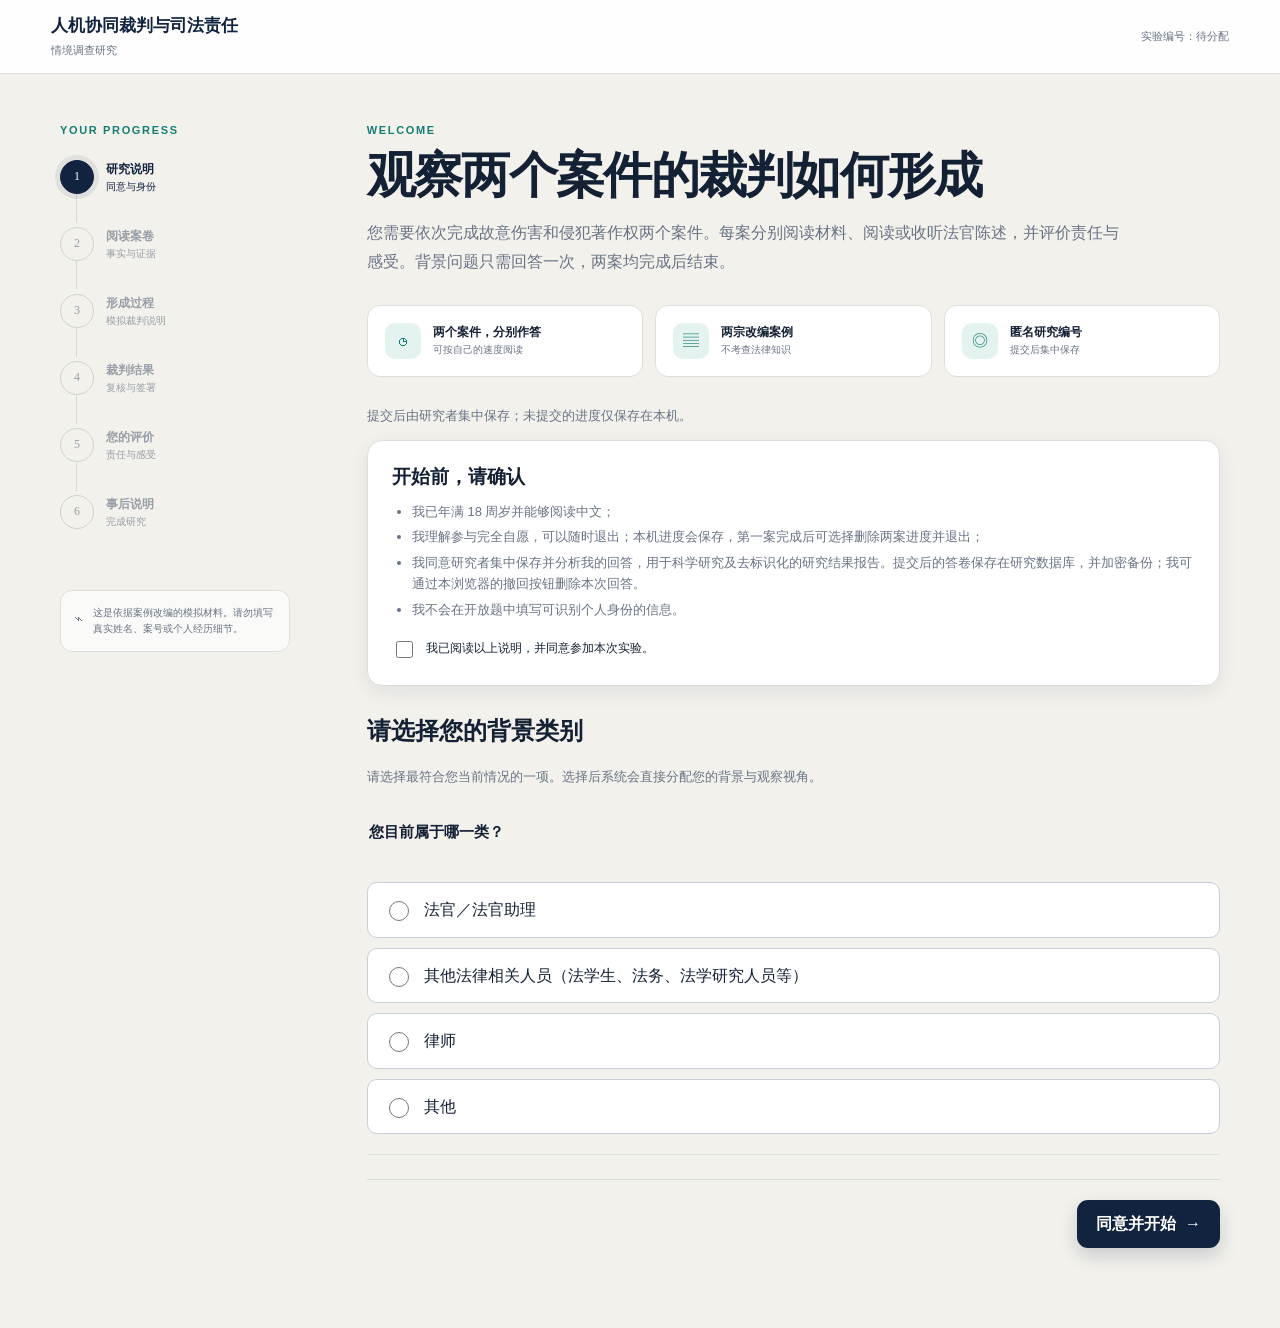
<file: index.html>
<!doctype html>
<html lang="zh-CN">
  <head>
    <meta charset="UTF-8" />
    <meta name="viewport" content="width=device-width, initial-scale=1.0" />
    <meta
      name="description"
      content="人机协同裁判与司法责任：情境调查研究"
    />
    <meta name="robots" content="noindex, nofollow, noarchive" />
    <meta http-equiv="Content-Security-Policy" content="default-src 'self'; script-src 'self'; style-src 'self'; img-src 'self' data:; connect-src 'self' https://zhy031126.pythonanywhere.com; media-src 'self'; object-src 'none'; base-uri 'self'; form-action 'self'" />
    <meta name="theme-color" content="#12233f" />
    <title>人机协同裁判与司法责任 · 情境调查</title>
    <link rel="stylesheet" href="./styles.css" />
  </head>
  <body>
    <div id="app-shell">
      <section id="researcher-view" class="view researcher-view hidden" aria-labelledby="researcher-title">
        <aside class="researcher-sidebar">
          <a class="study-topic study-topic-light" href="./?view=researcher" aria-label="人机协同裁判与司法责任研究首页"><strong>人机协同裁判<br>与司法责任</strong><small>研究设计与预览</small></a>
          <nav class="sidebar-nav" aria-label="研究者页面导航">
            <button class="nav-link active" data-scroll="research-overview"><span>01</span>研究问题</button>
            <button class="nav-link" data-scroll="design-panel"><span>02</span>实验矩阵</button>
            <button class="nav-link" data-scroll="preview-panel"><span>03</span>条件预览</button>
            <button class="nav-link" data-scroll="data-panel"><span>04</span>原型数据</button>
          </nav>
          <div class="sidebar-note">
            <span class="live-dot"></span>
            <div><strong>交互原型</strong><small>数据仅保存在当前浏览器</small></div>
          </div>
        </aside>

        <main class="researcher-main">
          <header class="page-header">
            <div>
              <p class="eyebrow">AI × 法律判断 · STUDY PROTOTYPE</p>
              <h1 id="researcher-title">人机协同裁判司法责任研究</h1>
              <p class="header-copy">通过统一的裁判说明，比较不同参与方式下的责任判断与主观感受。</p>
            </div>
            <a id="participant-entry" class="button button-primary" href="./?view=participant">打开正式问卷 <span>↗</span></a>
          </header>

          <section id="research-overview" class="dashboard-section">
            <div class="section-heading">
              <div><p class="eyebrow">RESEARCH QUESTIONS</p><h2>三条问题，分别记录背景与实验条件</h2></div>
              <span class="status-pill">修订版 RQ</span>
            </div>
            <div class="rq-grid">
              <article class="rq-card rq-card-large">
                <span class="rq-index">RQ1</span>
                <div><strong>背景与观察视角</strong><p>法官及法官助理、律师、模拟当事人与无关群众在评价 AI 参与的法律活动时，其责任分配和主观感受有何差异？法官、律师与大众为背景群体；大众随机分配到当事人或无关群众视角。</p></div>
              </article>
              <article class="rq-card">
                <span class="rq-index">RQ2</span>
                <div><strong>AI 参与方式</strong><p>AI 以程序性、实质性或决定性方式参与法律活动，如何影响责任分配和主观感受？</p></div>
              </article>
              <article class="rq-card">
                <span class="rq-index">RQ3</span>
                <div><strong>任务差异</strong><p>法定犯和自然犯的任务差异是否会影响人们对于 AI 责任划分的看法？</p></div>
              </article>
            </div>
          </section>

          <section id="design-panel" class="dashboard-section panel">
            <div class="panel-head">
              <div><p class="eyebrow">FACTORIAL DESIGN</p><h2>4 类作答视角 × 4 种参与方式 · 每人完成 2 案</h2></div>
              <span class="matrix-total">32 条视角／条件／顺序预览路径</span>
            </div>
            <div class="factor-grid">
              <article class="factor-card"><span class="factor-number">4</span><div><strong>背景与观察视角</strong><p>法官视角 · 律师视角 · 当事人视角 · 无关群众视角</p></div></article>
              <span class="factor-sign">×</span>
              <article class="factor-card"><span class="factor-number">4</span><div><strong>AI 条件</strong><p>无 AI 对照 · 程序性 · 实质性 · 决定性</p></div></article>
              <span class="factor-sign">×</span>
              <article class="factor-card"><span class="factor-number">2</span><div><strong>每人两个案件</strong><p>自然犯与法定犯均作答 · 顺序随机</p></div></article>
            </div>
            <div class="design-notes">
              <div class="design-note"><span>✓</span><p><strong>为什么保留无 AI 对照？</strong>保留全部由人工处理的基线，与三种AI辅助程度进行比较。</p></div>
              <div class="design-note"><span>✓</span><p><strong>为什么统一呈现方式？</strong>每案共用相同的案件分析与裁判结果；自述开头按条件说明 AI 如何参与，录音与文字一致。</p></div>
              <div class="design-note"><span>✓</span><p><strong>如何隔离 AI 参与方式？</strong>开头说明及对应语音按条件区分，并在正文三个环节标明分工；案件事实、录音正文、裁判结果与同角色视频保持一致。</p></div>
            </div>
          </section>

          <section id="preview-panel" class="dashboard-grid">
            <div class="panel preview-config-panel">
              <div class="panel-head compact"><div><p class="eyebrow">CONDITION PREVIEW</p><h2>生成一条预览路径</h2></div><span class="prototype-badge">研究者可见</span></div>
              <p class="helper-text">以下仅供核对研究材料，不会上传答卷，也不计入正式样本。招募参与者请分享网站主链接或上方的正式问卷入口。</p>
              <form id="preview-config" class="preview-config">
                <fieldset>
                  <legend>预览观察视角</legend>
                  <div class="segmented" data-field="role">
                    <button type="button" data-value="judge">法官</button>
                    <button type="button" data-value="lawyer">律师</button>
                    <button type="button" data-value="litigant">当事人</button>
                    <button type="button" data-value="public" class="selected">普通公众</button>
                  </div>
                </fieldset>
                <fieldset>
                  <legend>AI 参与方式</legend>
                  <div class="choice-list" data-field="condition">
                    <label><input type="radio" name="preview-condition" value="none" /><span><b>无 AI 对照</b><small>提示本案未使用 AI</small></span></label>
                    <label><input type="radio" name="preview-condition" value="procedural" checked /><span><b>程序性参与</b><small>管理材料、节点与流程，不分析结论</small></span></label>
                    <label><input type="radio" name="preview-condition" value="substantive" /><span><b>实质性参与</b><small>分析证据与规范，不推荐裁判结果</small></span></label>
                    <label><input type="radio" name="preview-condition" value="decisional" /><span><b>决定性参与</b><small>推荐结论并生成裁判主文草案</small></span></label>
                  </div>
                </fieldset>
                <fieldset>
                  <legend>先做哪个案件（之后自动进入另一案）</legend>
                  <div class="case-options">
                    <label><input type="radio" name="preview-case" value="natural" checked /><span><b>自然犯</b><small>故意伤害情境</small></span></label>
                    <label><input type="radio" name="preview-case" value="statutory" /><span><b>法定犯</b><small>侵犯著作权情境</small></span></label>
                  </div>
                </fieldset>
                <button id="launch-configured-preview" type="submit" class="button button-primary button-wide">按此条件打开预览 <span>↗</span></button>
              </form>
            </div>

            <aside class="panel flow-panel">
              <div class="panel-head compact"><div><p class="eyebrow">PARTICIPANT FLOW</p><h2>两个案件，分别作答</h2></div></div>
              <ol class="flow-list">
                <li><span>01</span><div><strong>同意与身份</strong><small>背景群体筛查</small></div></li>
                <li><span>02</span><div><strong>阅读案卷</strong><small>事实、证据、法律任务</small></div></li>
                <li><span>03</span><div><strong>裁判说明</strong><small>按顺序了解裁判形成过程</small></div></li>
                <li><span>04</span><div><strong>裁判结果</strong><small>查看人类复核与签署</small></div></li>
                <li><span>05</span><div><strong>责任与感受</strong><small>独立评分、100分分配、量表与开放回答</small></div></li>
                <li><span>06</span><div><strong>事后说明</strong><small>解释随机条件与研究用途</small></div></li>
              </ol>
              <div class="flow-callout"><span aria-hidden="true">▶</span><p>大众（非法官、非律师）随机进入当事人或无关群众视角；各视角内随机分配审阅条件和两案顺序，同一人完成两案，视角与 AI 条件保持一致。真实背景单独记录。</p></div>
            </aside>
          </section>

          <section id="data-panel" class="dashboard-section panel data-panel">
            <div class="panel-head"><div><p class="eyebrow">PROTOTYPE DATA</p><h2>当前浏览器中的测试记录</h2></div><div class="data-actions"><a id="central-admin" class="button button-secondary hidden" target="_blank" rel="noopener">集中数据管理</a><button id="export-csv" class="button button-secondary" type="button">导出 CSV</button><button id="clear-data" class="text-button danger" type="button">清空测试记录</button></div></div>
            <div class="metrics-row">
              <article><span>两案均完成的人数</span><strong id="metric-complete">0</strong></article>
              <article><span>平均程序公正</span><strong id="metric-fairness">—</strong></article>
              <article><span>法官平均分配分</span><strong id="metric-judge-allocation">—</strong></article>
              <article><span>最近提交</span><strong id="metric-latest">—</strong></article>
            </div>
            <p class="helper-text">每个案件单独一行，同一个实验编号关联两案。评分统计按已保存的案件回答计算，包含未完成两案的记录；两案完成人数单独统计。责任分配均值仅含新版分配题，旧版排序不换算为分数。</p>
            <div class="table-wrap">
              <table><thead><tr><th>会话</th><th>视角／版本</th><th>AI 条件</th><th>任务</th><th>程序公正</th><th>提交时间</th></tr></thead><tbody id="records-body"></tbody></table>
            </div>
          </section>

          <footer class="researcher-footer"><span>人机协同裁判与司法责任 · 情境调查</span><span>正式收集前需接入服务器、伦理同意与安全存储</span></footer>
        </main>
      </section>

      <section id="participant-view" class="view participant-view hidden" aria-labelledby="participant-title">
        <header class="participant-topbar">
          <a class="study-topic" href="./?view=participant" aria-label="人机协同裁判与司法责任研究首页"><strong>人机协同裁判与司法责任</strong><small>情境调查研究</small></a>
          <div class="topbar-right">
            <span id="session-code" class="session-code">实验编号：待分配</span>
            <a id="researcher-return" class="researcher-return hidden" href="./?view=researcher">返回设计台</a>
          </div>
        </header>

        <div id="preview-banner" class="preview-banner hidden" role="note">
          <strong>研究者预览模式 · 不收集数据</strong><span id="preview-condition-label"></span><span>本页不会上传答卷，不计入正式样本。</span><a href="./?view=participant">进入正式问卷</a>
        </div>

        <div class="participant-frame">
          <aside class="study-progress" aria-label="研究进度">
            <p class="eyebrow">YOUR PROGRESS</p>
            <ol>
              <li class="active" data-step="intro"><span>1</span><div><strong>研究说明</strong><small>同意与身份</small></div></li>
              <li data-step="dossier"><span>2</span><div><strong>阅读案卷</strong><small>事实与证据</small></div></li>
              <li data-step="replay"><span>3</span><div><strong>形成过程</strong><small>模拟裁判说明</small></div></li>
              <li data-step="decision"><span>4</span><div><strong>裁判结果</strong><small>复核与签署</small></div></li>
              <li data-step="survey"><span>5</span><div><strong>您的评价</strong><small>责任与感受</small></div></li>
              <li data-step="debrief"><span>6</span><div><strong>事后说明</strong><small>完成研究</small></div></li>
            </ol>
            <div class="progress-privacy"><span>⌁</span><p>这是依据案例改编的模拟材料。请勿填写真实姓名、案号或个人经历细节。</p></div>
          </aside>

          <main class="study-main">
            <div id="case-progress" class="case-progress hidden" role="status"><strong id="case-progress-label"></strong><span id="case-progress-detail"></span></div>
            <section id="screen-intro" class="study-screen active">
              <p class="eyebrow">WELCOME</p>
              <h1 id="participant-title">观察两个案件的裁判如何形成</h1>
              <p class="lead">您需要依次完成故意伤害和侵犯著作权两个案件。每案分别阅读材料、阅读或收听法官陈述，并评价责任与感受。背景问题只需回答一次，两案均完成后结束。</p>
              <div class="study-facts">
                <article><span>◷</span><div><strong>两个案件，分别作答</strong><small>可按自己的速度阅读</small></div></article>
                <article><span>▤</span><div><strong>两宗改编案例</strong><small>不考查法律知识</small></div></article>
                <article><span>◎</span><div><strong>匿名研究编号</strong><small id="storage-fact">当前回答保存在本机</small></div></article>
              </div>
              <p id="collection-note" class="helper-text hidden" role="status"></p>
              <div class="consent-card">
                <h2>开始前，请确认</h2>
                <ul><li>我已年满 18 周岁并能够阅读中文；</li><li>我理解参与完全自愿，可以随时退出；本机进度会保存，第一案完成后可选择删除两案进度并退出；</li><li id="storage-consent">我同意研究者保留并分析我的回答，用于科学研究及去标识化的研究结果报告；当前原型仅在此浏览器保存回答，尚未自动上传至研究者；</li><li>我不会在开放题中填写可识别个人身份的信息。</li></ul>
                <label class="check-row"><input id="consent-checkbox" type="checkbox" /><span>我已阅读以上说明，并同意参加本次实验。</span></label>
              </div>
              <section class="screening-section" aria-labelledby="screening-title">
                <h2 id="screening-title">请选择您的背景类别</h2>
                <p>请选择最符合您当前情况的一项。选择后系统会直接分配您的背景与观察视角。</p>
                <fieldset class="screening-question"><legend>您目前属于哪一类？</legend><div class="occupation-options screening-choice-options">
                  <label><input type="radio" name="backgroundChoice" value="judge">法官／法官助理</label>
                  <label><input type="radio" name="backgroundChoice" value="legal_other">其他法律相关人员（法学生、法务、法学研究人员等）</label>
                  <label><input type="radio" name="backgroundChoice" value="lawyer">律师</label>
                  <label><input type="radio" name="backgroundChoice" value="other">其他</label>
                </div></fieldset>
                <p id="screening-note" class="helper-text" role="status"></p>
              </section>
              <div class="screen-actions"><span id="intro-error" class="form-error" role="alert"></span><button id="start-study" class="button button-primary" type="button">同意并开始 <span>→</span></button></div>
            </section>

            <section id="screen-dossier" class="study-screen">
              <div class="screen-kicker"><span class="stage-badge">第 1 部分</span><span id="case-category-badge" class="category-badge"></span></div>
              <h1>请先阅读案件材料</h1>
              <p class="lead">材料分为三个部分。请阅读每部分并滚动至末尾，勾选“已完整阅读”后会自动进入下一部分。完成第三部分后进入裁判形成记录。</p>
              <p id="role-perspective" class="role-perspective"></p><div class="dossier-shell">
                <div class="dossier-tabs" role="tablist" aria-label="案卷栏目">
                  <button role="tab" aria-selected="true" id="tab-overview" aria-controls="dossier-content" data-tab="overview">案件总览</button>
                  <button role="tab" aria-selected="false" id="tab-evidence" aria-controls="dossier-content" data-tab="evidence">主要证据</button>
                  <button role="tab" aria-selected="false" id="tab-task" aria-controls="dossier-content" data-tab="task">裁判任务</button>
                </div>
                <div id="dossier-content" class="dossier-content" role="tabpanel" aria-labelledby="tab-overview" tabindex="0"></div>
              </div>
              <p id="reading-progress" class="reading-progress" role="status">已完成 0 / 3 栏</p>
              <p id="reading-hint" class="helper-text">请在材料框内向下滚动，阅读至本栏末尾后确认。</p>
              <label class="check-row read-confirm"><input id="dossier-confirm" type="checkbox" disabled /><span id="dossier-confirm-label">我已完整阅读案件总览。</span></label>
              <div class="screen-actions"><span id="dossier-error" class="form-error" role="alert"></span><button id="to-replay" class="button button-primary hidden" type="button" disabled aria-hidden="true" tabindex="-1">查看裁判形成记录 <span>→</span></button></div>
            </section>

            <section id="screen-replay" class="study-screen replay-screen">
              <div class="screen-kicker"><span class="stage-badge">第 2 部分</span><span class="category-badge">过程记录</span></div>
              <h1>这份裁判是如何形成的</h1>
              <p class="lead">请先留意本案的 AI 参与方式，再了解法官如何形成裁判。以下为法官的第一人称陈述。</p>
              <p id="playback-source" class="helper-text"></p>
              <p id="dialogue-update-note" class="helper-text hidden" role="status">裁判形成记录的呈现方式已更新，请完整阅读并确认后再作答。您的分组和已提交回答保持不变。</p>
              <section class="narration-record" aria-label="法官陈述及本案 AI 参与说明">
              <h2 class="ai-disclosure-title">本案的 AI 参与方式</h2>
              <p id="condition-disclosure" class="condition-disclosure"></p>
              <section id="audio-panel" class="narration-audio hidden" aria-label="裁判形成录音">
                <audio id="judgment-audio" preload="auto" class="hidden"></audio>
                <strong id="playback-title">法官陈述录音</strong><p id="playback-phase" role="status"></p>
                <progress id="playback-progress" max="100" value="0" aria-label="录音进度"></progress>
                <p id="audio-status" class="helper-text" role="status"></p>
                <label class="playback-speed" for="playback-speed">播放速度 <select id="playback-speed"><option value="1">1 倍</option><option value="1.25">1.25 倍</option><option value="1.5" selected>1.5 倍</option></select><span>可边听边读，不必等录音结束</span></label>
                <div class="playback-controls"><button id="playback-toggle" class="button button-primary" type="button">开始收听</button><button id="playback-restart" class="button button-secondary" type="button">从头收听</button></div>
                <p id="audio-reading-status" class="audio-reading-status" role="status">无需等录音结束。请向下阅读正文。</p>
              </section>
              <article id="narration-text" class="narration-text" tabindex="0" aria-label="裁判形成记录全文"></article>
              </section>
              <p id="narration-reading-status" class="helper-text" role="status"></p>
              <label class="check-row read-confirm"><input id="transcript-confirm" type="checkbox" disabled><span id="playback-confirm-label">我已完整了解这份裁判形成记录。</span></label>
              <div class="screen-actions"><button class="button button-secondary" type="button" data-back="dossier">返回案卷</button><button id="return-to-survey" class="button button-secondary hidden" type="button">返回评价</button><span id="transcript-error" class="form-error" role="alert"></span><button id="to-decision" class="button button-primary" type="button" disabled>查看最终裁判 <span>→</span></button></div>
            </section>

            <section id="screen-decision" class="study-screen">
              <div class="screen-kicker"><span class="stage-badge">第 3 部分</span><span class="category-badge">最终裁判</span></div>
              <h1>法官复核并签署了以下裁判</h1>
              <p class="lead">请将这一结果与刚才阅读或收听的形成过程一并考虑。</p>
              <article class="judgment-card">
                <header><div><span class="document-mark">判</span><div><strong id="judgment-court"></strong><small id="judgment-case-number"></small></div></div><span class="signed-chip">模拟情境 · 法官签署</span></header>
                <div id="judgment-content" class="judgment-content"></div>
                <footer><span>模拟审阅记录</span><span>依据案例材料改编</span></footer>
              </article>
              <div class="screen-actions"><button class="button button-secondary" type="button" data-back="replay">返回过程回放</button><button id="to-survey" class="button button-primary" type="button">开始评价 <span>→</span></button></div>
            </section>

            <section id="screen-survey" class="study-screen">
              <div class="screen-kicker"><span class="stage-badge">第 4 部分</span><span class="category-badge">您的评价</span></div>
              <h1>谁应当对这份裁判负责？</h1>
              <p class="lead">这里没有标准答案。请依据您看到的形成过程作答。</p>
              <form id="survey-form" autocomplete="off" novalidate>
                <section class="survey-block">
                  <div class="question-number">A</div><div class="question-content"><h2>材料理解</h2><p>以下两题用于确认页面是否表达清楚。</p>
                    <button id="review-ai-participation" class="text-button review-ai-button" type="button">返回裁判形成记录，重新确认 AI 参与方式</button>
                    <label class="form-label">根据刚才的提示，本案的 AI 参与达到哪一层？
                      <select name="manipulationCheck" required><option value="">请选择</option><option value="none">未使用 AI</option><option value="procedural">仅参与程序与材料管理</option><option value="substantive">分析证据与规范，但未建议结果</option><option value="decisional">提出裁判建议或生成主文草案</option><option value="unsure">无法判断</option></select>
                    </label>
                    <label class="form-label">最终对裁判进行核对、修改和签署的是谁？
                      <select name="finalSigner" required><option value="">请选择</option><option value="judge">承办法官</option><option value="ai">AI 系统</option><option value="vendor">系统供应商</option><option value="unsure">无法判断</option></select>
                    </label>
                  </div>
                </section>
                <section class="survey-block">
                  <div class="question-number">B</div><div class="question-content"><h2>责任判断</h2><p>请评价四个主体对这份裁判的形成与后果应承担的责任。请依次完成下面两题：第 1 题评价每个主体的责任大小，第 2 题分配他们各自承担的责任份额。</p>
                    <fieldset id="responsibility-independent" class="responsibility-stage">
                      <legend>第 1 题 · 分别评价责任大小</legend>
                      <p id="independent-help">请分别填写 0–100 的整数。0 表示完全没有责任，100 表示责任极大。各主体可以同分，四项<strong>不需要合计 100</strong>。</p>
                      <div id="responsibility-score-list" class="responsibility-list"></div>
                      <p id="score-status" class="helper-text" role="status"></p>
                    </fieldset>
                    <fieldset id="responsibility-allocation" class="responsibility-stage" disabled>
                      <legend>第 2 题 · 分配全部责任（合计 100 分）</legend>
                      <p id="allocation-prerequisite" class="helper-text">请先填写上方第 1 题的四项评分，随后即可填写本题。</p>
                      <p id="allocation-help">这是另一道题，上方评分会保留。现在，请把全部责任看作 100 分，分配给这四个主体。每项填写 0–100 的整数，<strong>四项必须合计 100</strong>；不分配责任的主体请填 0。</p>
                      <div id="responsibility-allocation-list" class="responsibility-list"></div>
                      <div id="allocation-status" class="allocation-status" role="status" aria-live="polite"></div>
                    </fieldset>
                  </div>
                </section>
                <section class="survey-block">
                  <div class="question-number">C</div><div class="question-content"><h2>主观感受</h2><p>每题必答。请根据您的感受，拖动滑块或点击数字选择 1–7 分；选中后会显示该分值的含义。4 分表示中立。</p><div id="harm-rating" class="rating-list harm-rating"></div><div id="rating-list" class="rating-list"></div></div>
                </section>
                <section class="survey-block">
                  <div class="question-number">D</div><div class="question-content"><h2>最后一个问题</h2><label class="form-label">刚才形成过程中，哪一个节点最影响您对责任的判断？（选填）<textarea id="open-response" name="openResponse" maxlength="800" rows="5" placeholder="请勿填写真实姓名、单位或案号"></textarea><span class="char-count"><b id="char-count">0</b> / 800</span></label>
                    <p class="helper-text">可打字，也可按下方说明使用系统听写或输入法语音。浏览器语音识别可能受系统设置、权限及网络影响。语音由所选工具处理，本网页不保存原始录音；请核对文字后提交。<span id="speech-platform-help" class="speech-platform-help"></span></p>
                    <div class="speech-actions"><button id="speech-start" class="button button-secondary" type="button">尝试浏览器语音输入</button><button id="speech-stop" class="button button-secondary" type="button" disabled>停止语音输入</button><button id="speech-keyboard" class="button button-secondary hidden" type="button">打开输入框，用键盘麦克风说话</button></div>
                    <p id="speech-status" class="helper-text" role="status"></p><p id="speech-interim" class="speech-interim" aria-live="polite"></p>
                    <label id="open-response-confirm-row" class="check-row hidden"><input id="open-response-confirm" name="openResponseConfirm" type="checkbox"><span>我已检查，文本框中的文字准确表达了我的回答。</span></label></div>
                </section>
                <section class="question-block"><div class="question-number">E</div><div class="question-content"><h2>情境体验</h2><p>回顾刚才的情境，我感到自己置身其中。</p><div id="involvement-options" class="rating-control"></div></div></section>
                <button class="text-button" type="button" data-back="decision">返回裁判结果</button><div class="survey-submit"><label class="check-row"><input name="honestConfirm" type="checkbox" required /><span>我已根据自己的真实感受完成作答。</span></label><p id="survey-completion" class="helper-text" role="status"></p><span id="survey-error" class="form-error" role="alert"></span><button id="submit-evaluation" class="button button-primary" type="submit">我已完成，提交本案并继续 <span>→</span></button></div>
              </form>
            </section>

            <section id="screen-between" class="study-screen">
              <p class="eyebrow">1 / 2 COMPLETED</p><h1>第一案已完成</h1>
              <p class="lead">本案评价已保存。接下来请完成第二案：<strong id="next-case-name"></strong>。</p>
              <div class="debrief-card"><h2>继续第二个案件</h2><p>您无需再次回答背景问题。请继续采用相同的观察视角，独立阅读下一案的材料并评价。</p><p>第二案完成后，才会结束本次研究并显示完整说明。您也可以稍作休息，刷新页面会保留进度。</p></div>
              <p id="between-error" class="form-error" role="alert"></p>
              <div class="screen-actions"><button id="delete-partial" class="text-button danger" type="button">删除本次进度并退出</button><button id="next-case" class="button button-primary" type="button">开始第二案 →</button></div>
            </section>

            <section id="screen-debrief" class="study-screen debrief-screen">
              <div class="completion-mark">✓</div><p class="eyebrow">COMPLETED</p><h1>感谢您的参与</h1><p class="lead">您已完成两个案件，全部回答已经保存在当前浏览器中。</p>
              <div class="debrief-card"><h2>关于本研究的完整说明</h2><p>本研究比较法官及法官助理、律师、模拟当事人与无关群众的责任判断及主观感受。开始时四选一的背景回答用于分组：法官／法官助理进入法官组，律师进入律师组；其他法律相关人员与其他参与者记录为大众背景，并以相同概率随机分配到模拟当事人或无关群众视角。每人完成故意伤害与侵犯著作权两案，顺序随机，角色和 AI 条件保持不变。</p><p>同一案件在不同 AI 条件下使用不同的第一人称开场说明及录音，并在材料整理、证据与法律分析、裁判结果形成三个环节以文字提示分工。案件事实、法官陈述的案件正文、裁判结果与同角色视频相同。角色视频按案件和身份分别制作，当事人组采用第一人称视角，画面为 AI 生成的非暴力模拟场景，法官陈述为依据案例编写的研究材料，并非真实法官的工作记录或原声。</p><p id="storage-debrief">您的回答将依开始时的知情同意用于科学研究。当前原型仅保存在此浏览器，尚未自动上传；您仍可撤回并删除本次回答。</p></div>
              <div class="completion-actions"><button id="delete-response" class="text-button danger" type="button">撤回并删除本次回答</button></div>
              <p id="retain-status" class="retain-status" role="status"></p>
              <div class="completion-actions"><button id="download-response" class="button button-secondary" type="button">下载本次回答 JSON</button><a id="finish-link" class="button button-primary hidden" href="./?view=researcher">返回研究设计台</a></div>
            </section>
          </main>
        </div>
      </section>
    </div>

    <dialog id="role-dialog" class="role-dialog" aria-labelledby="role-title" aria-describedby="role-description">
      <p class="eyebrow">进入本案情境</p><h2 id="role-title"></h2><p id="role-description" class="role-description"></p>
      <div id="role-video-panel"><video id="role-video" controls playsinline webkit-playsinline muted preload="metadata" disablepictureinpicture aria-label="角色代入情境短片"></video><button id="role-video-play" type="button" class="button button-secondary">播放情境短片</button><p id="role-video-status" class="helper-text" role="status" aria-live="polite"></p></div>
      <label id="updated-consent" class="check-row hidden"><input id="updated-consent-checkbox" type="checkbox"><span>我同意保留本次回答用于科学研究。当前回答保存在此浏览器，可在结束时撤回删除。</span></label>
      <p id="role-status" class="helper-text" role="status"></p><button id="role-continue" class="button button-primary" type="button" disabled>进入案件材料 →</button>
    </dialog>
    <div id="toast" class="toast hidden" role="status"></div>
    <script defer src="./study-core.js"></script>
    <script defer src="./study-session.js"></script>
    <script defer src="./study-content.js"></script>
    <script defer src="./study-narration.js"></script>
    <script defer src="./study-playback.js"></script>
    <script defer src="./role-media.js"></script>
    <script defer src="./role-video-player.js"></script>
    <script defer src="./audio-config.js"></script>
    <script defer src="./speech-input.js"></script>
    <script defer src="./collection-config.js"></script>
    <script defer src="./collection-client.js"></script>
    <script defer src="./app.js"></script>
  </body>
</html>
</file>
<file: styles.css>
:root {
  --navy-950: #0b172b;
  --navy-900: #12233f;
  --navy-800: #1c3558;
  --navy-700: #294a73;
  --ink: #142033;
  --muted: #687385;
  --paper: #f4f1ea;
  --surface: #ffffff;
  --surface-soft: #f8f7f3;
  --line: #dde1e5;
  --teal: #167d72;
  --teal-soft: #e5f3f0;
  --amber: #c98a2e;
  --amber-soft: #fbf1dc;
  --rose: #b4544f;
  --shadow: 0 18px 48px rgba(17, 31, 54, 0.1);
  --shadow-sm: 0 6px 20px rgba(17, 31, 54, 0.08);
  --radius: 18px;
  --font-sans: "Microsoft YaHei", "PingFang SC", "Noto Sans CJK SC", Arial, sans-serif;
  --font-serif: "Noto Serif CJK SC", "Songti SC", SimSun, serif;
}

* { box-sizing: border-box; }
html { scroll-behavior: smooth; }
body { margin: 0; color: var(--ink); background: var(--paper); font-family: var(--font-sans); line-height: 1.6; }
button, input, select, textarea { font: inherit; }
button, a { -webkit-tap-highlight-color: transparent; }
a { color: inherit; text-decoration: none; }
.hidden { display: none !important; }
.view { min-height: 100vh; }
.eyebrow { margin: 0 0 7px; color: var(--teal); font-size: 11px; font-weight: 800; letter-spacing: 0.15em; }
h1, h2, h3, p { margin-top: 0; }
h1 { font-family: var(--font-serif); font-size: clamp(31px, 3.8vw, 50px); line-height: 1.18; letter-spacing: -0.035em; }
h2 { font-family: var(--font-serif); font-size: 24px; line-height: 1.28; }
.brand { display: inline-flex; align-items: center; gap: 11px; }
.brand-seal { display: grid; width: 42px; height: 42px; place-items: center; color: #fff; background: var(--navy-900); border-radius: 13px 4px 13px 4px; box-shadow: inset 0 0 0 1px rgba(255,255,255,.12); font-family: var(--font-serif); font-size: 21px; }
.brand strong, .brand small { display: block; line-height: 1.35; }
.brand strong { font-size: 15px; }
.brand small { color: var(--muted); font-size: 10px; letter-spacing: .1em; }
.brand-light { color: #fff; }
.brand-light .brand-seal { color: var(--navy-950); background: #f4dfae; }
.brand-light small { color: #99a7b8; }
.button { display: inline-flex; min-height: 46px; align-items: center; justify-content: center; gap: 9px; padding: 10px 18px; border: 1px solid transparent; border-radius: 11px; cursor: pointer; font-weight: 750; transition: .18s ease; }
.button:hover { transform: translateY(-1px); }
.button:focus-visible, button:focus-visible, input:focus-visible, select:focus-visible, textarea:focus-visible { outline: 3px solid rgba(201,138,46,.28); outline-offset: 2px; }
.button-primary { color: #fff; background: var(--navy-900); box-shadow: 0 8px 18px rgba(18,35,63,.18); }
.button-primary:hover { background: var(--navy-800); }
.button-secondary { color: var(--navy-900); background: #fff; border-color: #ccd3db; }
.button-wide { width: 100%; }
.text-button { border: 0; background: transparent; cursor: pointer; font-weight: 700; }
.danger { color: var(--rose); }
.panel { background: rgba(255,255,255,.94); border: 1px solid rgba(205,210,215,.82); border-radius: var(--radius); box-shadow: var(--shadow-sm); }
.panel-head, .section-heading { display: flex; align-items: flex-start; justify-content: space-between; gap: 20px; }
.panel-head h2, .section-heading h2 { margin-bottom: 0; }
.panel-head.compact h2 { font-size: 21px; }
.status-pill, .prototype-badge, .matrix-total { display: inline-flex; padding: 7px 11px; border-radius: 999px; color: var(--teal); background: var(--teal-soft); font-size: 11px; font-weight: 800; white-space: nowrap; }

/* Researcher */
.researcher-view { display: grid; grid-template-columns: 230px minmax(0, 1fr); background: #f1f2ef; }
.researcher-sidebar { position: sticky; top: 0; display: flex; height: 100vh; flex-direction: column; padding: 28px 20px; color: #dfe7ef; background: linear-gradient(180deg, #0d2135 0%, #091a2a 100%); }
.sidebar-nav { display: grid; gap: 8px; margin-top: 54px; }
.nav-link { display: flex; align-items: center; gap: 13px; width: 100%; padding: 12px 13px; border: 0; border-radius: 10px; color: #9eacbc; background: transparent; cursor: pointer; text-align: left; font-size: 13px; font-weight: 700; }
.nav-link span { color: #6f8297; font-size: 10px; letter-spacing: .08em; }
.nav-link:hover, .nav-link.active { color: #fff; background: rgba(255,255,255,.075); }
.nav-link.active { box-shadow: inset 3px 0 var(--amber); }
.sidebar-note { display: flex; align-items: center; gap: 10px; margin-top: auto; padding: 13px; border: 1px solid rgba(255,255,255,.08); border-radius: 12px; background: rgba(255,255,255,.045); }
.live-dot, .online-dot { display: inline-block; width: 8px; height: 8px; border-radius: 50%; background: #4bd6a5; box-shadow: 0 0 0 4px rgba(75,214,165,.1); }
.sidebar-note strong, .sidebar-note small { display: block; }
.sidebar-note strong { font-size: 12px; }.sidebar-note small { color: #92a1b1; font-size: 10px; }
.researcher-main { width: min(1200px, calc(100vw - 230px)); padding: 54px clamp(30px, 5vw, 72px) 36px; }
.page-header { display: flex; align-items: flex-end; justify-content: space-between; gap: 30px; margin-bottom: 56px; }
.page-header h1 { margin-bottom: 12px; }.header-copy { max-width: 720px; margin-bottom: 0; color: var(--muted); font-size: 16px; }
.dashboard-section { margin-bottom: 28px; }
.section-heading { margin-bottom: 20px; }
.rq-grid { display: grid; grid-template-columns: 1fr 1fr; gap: 14px; }
.rq-card { display: flex; min-height: 165px; gap: 18px; padding: 24px; background: #fff; border: 1px solid #e0e3e4; border-radius: 16px; box-shadow: var(--shadow-sm); }
.rq-card-large { grid-column: span 2; min-height: auto; background: linear-gradient(100deg, var(--navy-900), #1d3b61); border: 0; color: #fff; }
.rq-index { display: grid; flex: 0 0 48px; height: 48px; place-items: center; color: var(--navy-900); background: var(--amber-soft); border-radius: 12px; font-family: Georgia, serif; font-size: 13px; font-weight: 800; }
.rq-card strong { display: block; margin-bottom: 7px; font-size: 13px; letter-spacing: .08em; }
.rq-card p { margin: 0; color: var(--muted); font-family: var(--font-serif); font-size: 19px; line-height: 1.65; }
.rq-card-large p { color: #e1e8f0; }.rq-card-large .rq-index { background: #f3dfad; }
#design-panel { padding: 28px; }
.factor-grid { display: grid; grid-template-columns: 1fr auto 1.25fr auto 1fr; align-items: center; gap: 13px; margin: 25px 0; }
.factor-card { display: flex; min-height: 112px; align-items: center; gap: 16px; padding: 18px; border: 1px solid #e0e4e7; border-radius: 14px; background: var(--surface-soft); }
.factor-number { font-family: Georgia, serif; color: var(--amber); font-size: 39px; line-height: 1; }
.factor-card strong { font-size: 13px; }.factor-card p { margin: 4px 0 0; color: var(--muted); font-size: 12px; }.factor-sign { color: #9aa3ac; font-family: Georgia, serif; font-size: 25px; }
.design-notes { display: grid; grid-template-columns: repeat(3, 1fr); gap: 12px; padding-top: 21px; border-top: 1px solid var(--line); }
.design-note { display: flex; gap: 10px; }.design-note > span { display: grid; flex: 0 0 24px; height: 24px; place-items: center; color: var(--teal); background: var(--teal-soft); border-radius: 50%; font-size: 12px; }.design-note p { margin: 0; color: var(--muted); font-size: 12px; }.design-note strong { color: var(--ink); }
.dashboard-grid { display: grid; grid-template-columns: minmax(0, 1.55fr) minmax(280px, .75fr); gap: 20px; margin-bottom: 28px; }
.preview-config-panel, .flow-panel { padding: 26px; }
.preview-config { display: grid; gap: 23px; margin-top: 21px; }
.preview-config fieldset, .role-fieldset { min-width: 0; margin: 0; padding: 0; border: 0; }
.preview-config legend, .role-fieldset legend { margin-bottom: 10px; font-weight: 800; font-size: 13px; }
.segmented { display: grid; grid-template-columns: repeat(4, 1fr); padding: 4px; border-radius: 11px; background: #eef0f1; }
.segmented button { padding: 9px; border: 0; border-radius: 8px; color: var(--muted); background: transparent; cursor: pointer; font-weight: 700; }
.segmented button.selected { color: var(--navy-900); background: #fff; box-shadow: 0 2px 8px rgba(20,32,51,.1); }
.choice-list { display: grid; gap: 8px; }.choice-list label, .case-options label { display: flex; align-items: flex-start; gap: 11px; padding: 13px; border: 1px solid #dfe3e6; border-radius: 11px; cursor: pointer; }.choice-list label:has(input:checked), .case-options label:has(input:checked) { border-color: var(--teal); background: #f2faf8; box-shadow: 0 0 0 2px rgba(22,125,114,.08); }.choice-list input, .case-options input { margin-top: 4px; accent-color: var(--teal); }.choice-list b, .choice-list small, .case-options b, .case-options small { display: block; }.choice-list b, .case-options b { font-size: 13px; }.choice-list small, .case-options small { color: var(--muted); font-size: 11px; }
.case-options { display: grid; grid-template-columns: 1fr 1fr; gap: 8px; }
.flow-list { display: grid; gap: 0; margin: 20px 0 0; padding: 0; list-style: none; }.flow-list li { position: relative; display: flex; gap: 13px; min-height: 65px; }.flow-list li:not(:last-child)::after { content: ""; position: absolute; top: 33px; bottom: 3px; left: 16px; width: 1px; background: #d9dfe3; }.flow-list li > span { z-index: 1; display: grid; flex: 0 0 33px; height: 33px; place-items: center; color: var(--navy-700); background: #edf1f4; border-radius: 10px; font-size: 10px; font-weight: 800; }.flow-list strong, .flow-list small { display: block; }.flow-list strong { font-size: 13px; }.flow-list small { color: var(--muted); font-size: 11px; }
.flow-callout { display: flex; gap: 11px; padding: 15px; color: #514527; background: var(--amber-soft); border-radius: 12px; }.flow-callout > span { font-size: 12px; }.flow-callout p { margin: 0; font-size: 12px; }
.data-panel { padding: 28px; }.data-actions { display: flex; align-items: center; gap: 13px; }.metrics-row { display: grid; grid-template-columns: repeat(4, 1fr); gap: 12px; margin: 23px 0; }.metrics-row article { padding: 17px; border: 1px solid #e2e5e7; border-radius: 12px; background: var(--surface-soft); }.metrics-row span, .metrics-row strong { display: block; }.metrics-row span { color: var(--muted); font-size: 11px; }.metrics-row strong { margin-top: 4px; font-family: Georgia, serif; font-size: 25px; }
.table-wrap { overflow-x: auto; } table { width: 100%; border-collapse: collapse; font-size: 12px; } th, td { padding: 13px 10px; border-bottom: 1px solid #e7e9eb; text-align: left; white-space: nowrap; } th { color: var(--muted); font-size: 10px; letter-spacing: .06em; }.empty-cell { padding: 32px; color: var(--muted); text-align: center; }
.researcher-footer { display: flex; justify-content: space-between; padding-top: 8px; color: #89919a; font-size: 10px; }

/* Participant */
.participant-view { background: #f2f1ec; }
.participant-topbar { display: flex; height: 74px; align-items: center; justify-content: space-between; padding: 0 clamp(20px, 4vw, 56px); background: rgba(255,255,255,.96); border-bottom: 1px solid #dedfdc; }
.topbar-right { display: flex; align-items: center; gap: 14px; }.session-code { color: var(--muted); font-size: 11px; }.researcher-return { padding-left: 14px; border-left: 1px solid var(--line); color: var(--teal); font-size: 12px; font-weight: 700; }
.preview-banner { display: flex; align-items: center; justify-content: center; gap: 16px; padding: 8px 20px; color: #56451f; background: #f8e8bb; border-bottom: 1px solid #e7ce8b; font-size: 11px; }.preview-banner strong { color: var(--navy-900); }.preview-banner span + span { padding-left: 16px; border-left: 1px solid rgba(86,69,31,.22); }
.participant-frame { display: grid; grid-template-columns: 230px minmax(0, 960px); justify-content: center; gap: clamp(30px, 6vw, 78px); padding: 48px clamp(22px, 5vw, 60px) 80px; }
.study-progress { position: sticky; top: 35px; align-self: start; }.study-progress ol { display: grid; gap: 0; margin: 20px 0 28px; padding: 0; list-style: none; }.study-progress li { position: relative; display: flex; gap: 12px; min-height: 67px; color: #979ea6; }.study-progress li:not(:last-child)::after { content: ""; position: absolute; top: 34px; bottom: 4px; left: 16px; width: 1px; background: #d6d9da; }.study-progress li > span { z-index: 1; display: grid; flex: 0 0 34px; height: 34px; place-items: center; border: 1px solid #ccd1d4; border-radius: 50%; background: #f2f1ec; font-family: Georgia, serif; font-size: 12px; }.study-progress li strong, .study-progress li small { display: block; }.study-progress li strong { font-size: 12px; }.study-progress li small { font-size: 10px; }.study-progress li.active, .study-progress li.done { color: var(--navy-900); }.study-progress li.active > span { color: #fff; background: var(--navy-900); border-color: var(--navy-900); box-shadow: 0 0 0 5px rgba(18,35,63,.08); }.study-progress li.done > span { color: #fff; background: var(--teal); border-color: var(--teal); }.study-progress li.done > span::after { content: "✓"; }.study-progress li.done > span { font-size: 0; }.study-progress li.done > span::after { font-size: 12px; }
.progress-privacy { display: flex; gap: 10px; padding: 14px; color: var(--muted); background: rgba(255,255,255,.64); border: 1px solid #dedfdd; border-radius: 12px; }.progress-privacy p { margin: 0; font-size: 10px; }
.study-main { min-width: 0; }.study-screen { display: none; animation: enter .35s ease; }.study-screen.active { display: block; } @keyframes enter { from { opacity: 0; transform: translateY(5px); } }
.study-screen > h1 { max-width: 760px; margin: 8px 0 14px; }.lead { max-width: 760px; color: var(--muted); font-size: 16px; line-height: 1.8; }
.study-facts { display: grid; grid-template-columns: repeat(3, 1fr); gap: 12px; margin: 28px 0; }.study-facts article { display: flex; align-items: center; gap: 12px; padding: 17px; background: #fff; border: 1px solid #dedfdd; border-radius: 13px; }.study-facts article > span { display: grid; flex: 0 0 36px; height: 36px; place-items: center; color: var(--teal); background: var(--teal-soft); border-radius: 10px; }.study-facts strong, .study-facts small { display: block; }.study-facts strong { font-size: 12px; }.study-facts small { color: var(--muted); font-size: 10px; }
.consent-card { padding: 24px; background: #fff; border: 1px solid #dedfdd; border-radius: 15px; box-shadow: var(--shadow-sm); }.consent-card h2 { margin-bottom: 12px; font-size: 19px; }.consent-card ul { margin: 0 0 18px; padding-left: 20px; color: var(--muted); font-size: 13px; }.consent-card li + li { margin-top: 5px; }
.check-row { display: flex; align-items: flex-start; gap: 10px; cursor: pointer; font-size: 12px; }.check-row input { width: 17px; height: 17px; margin-top: 2px; accent-color: var(--teal); }
.role-fieldset { margin-top: 28px; }.role-fieldset > p { margin-top: -7px; color: var(--muted); font-size: 11px; }.role-grid { display: grid; grid-template-columns: repeat(3, 1fr); gap: 11px; }.role-grid label { position: relative; display: grid; min-height: 145px; justify-items: start; padding: 19px; border: 1px solid #d7dadd; border-radius: 14px; background: rgba(255,255,255,.74); cursor: pointer; }.role-grid label:has(input:checked) { border-color: var(--teal); background: #fff; box-shadow: 0 0 0 3px rgba(22,125,114,.08); }.role-grid input { position: absolute; top: 14px; right: 14px; accent-color: var(--teal); }.role-icon { display: grid; width: 38px; height: 38px; place-items: center; margin-bottom: 10px; color: var(--navy-900); background: #e7ebf0; border-radius: 11px; font-family: var(--font-serif); font-weight: 800; }.role-grid b, .role-grid small { display: block; }.role-grid b { font-size: 13px; }.role-grid small { color: var(--muted); font-size: 10px; }
.screen-actions { display: flex; min-height: 68px; align-items: center; justify-content: flex-end; gap: 15px; margin-top: 24px; padding-top: 20px; border-top: 1px solid #d9dcdd; }.form-error { margin-right: auto; color: var(--rose); font-size: 12px; }
.screen-kicker { display: flex; align-items: center; gap: 9px; margin-bottom: 15px; }.stage-badge, .category-badge { display: inline-flex; padding: 5px 9px; border-radius: 7px; font-size: 10px; font-weight: 800; letter-spacing: .06em; }.stage-badge { color: #fff; background: var(--navy-900); }.category-badge { color: var(--teal); background: var(--teal-soft); }
.dossier-shell { overflow: hidden; margin-top: 28px; background: #fff; border: 1px solid #d8dbdc; border-radius: 16px; box-shadow: var(--shadow-sm); }.dossier-tabs { display: flex; padding: 0 20px; border-bottom: 1px solid #dfe2e3; background: #fafaf8; }.dossier-tabs button { padding: 16px 18px 13px; border: 0; border-bottom: 3px solid transparent; color: var(--muted); background: transparent; cursor: pointer; font-size: 12px; font-weight: 750; }.dossier-tabs button[aria-selected="true"] { color: var(--navy-900); border-bottom-color: var(--amber); }.dossier-content { min-height: 370px; padding: 28px 32px; }.dossier-title { display: flex; align-items: flex-start; justify-content: space-between; gap: 20px; margin-bottom: 22px; }.dossier-title h2 { margin-bottom: 4px; }.dossier-title p { margin: 0; color: var(--muted); font-size: 11px; }.dossier-tag { padding: 6px 9px; color: #6f5420; background: var(--amber-soft); border-radius: 8px; font-size: 10px; font-weight: 800; }.fact-grid { display: grid; grid-template-columns: repeat(2, 1fr); gap: 10px; }.fact-box { padding: 15px; border-left: 3px solid #d8b46d; background: #faf8f3; }.fact-box span { display: block; color: var(--muted); font-size: 10px; }.fact-box strong { display: block; margin-top: 3px; font-family: var(--font-serif); font-size: 15px; }.dossier-summary { margin: 19px 0 0; color: #475365; font-family: var(--font-serif); font-size: 15px; line-height: 1.9; }.evidence-list { display: grid; gap: 10px; }.evidence-item { display: grid; grid-template-columns: 36px 1fr auto; align-items: start; gap: 12px; padding: 13px; border: 1px solid #e1e3e3; border-radius: 11px; }.evidence-item > span { display: grid; width: 34px; height: 34px; place-items: center; color: var(--navy-700); background: #eaf0f5; border-radius: 9px; font-size: 10px; font-weight: 800; }.evidence-item strong, .evidence-item small { display: block; }.evidence-item strong { font-size: 12px; }.evidence-item small { color: var(--muted); font-size: 10px; }.evidence-status { padding: 4px 7px; border-radius: 6px; color: var(--teal); background: var(--teal-soft); font-size: 9px; font-weight: 800; }
.task-prompt { padding: 20px; color: #eef4f8; background: var(--navy-900); border-radius: 13px; }.task-prompt p { margin: 0; font-family: var(--font-serif); font-size: 16px; line-height: 1.8; }.issue-list { display: grid; gap: 10px; margin-top: 15px; }.issue-list div { display: flex; gap: 11px; padding: 13px; border: 1px solid #e1e3e4; border-radius: 10px; }.issue-list span { color: var(--amber); font-family: Georgia,serif; }.issue-list p { margin: 0; font-size: 12px; }.read-confirm { margin-top: 17px; }
.replay-layout { display: grid; grid-template-columns: minmax(0, 1.8fr) minmax(230px, .7fr); gap: 17px; margin-top: 25px; }.chat-window { overflow: hidden; background: #fff; border: 1px solid #d6dade; border-radius: 16px; box-shadow: var(--shadow); }.chat-header { display: flex; min-height: 72px; align-items: center; justify-content: space-between; padding: 13px 18px; border-bottom: 1px solid #e0e3e5; background: #fbfbfa; }.chat-header > div { display: flex; align-items: center; gap: 11px; }.chat-seal { display: grid; width: 39px; height: 39px; place-items: center; color: #fff; background: var(--navy-900); border-radius: 11px; font-family: var(--font-serif); }.chat-header strong, .chat-header small { display: block; }.chat-header strong { font-size: 12px; }.chat-header small { color: var(--muted); font-size: 9px; }.online-dot { width: 6px; height: 6px; }.icon-button { border: 0; color: var(--muted); background: transparent; cursor: pointer; font-size: 22px; }.chat-stream { height: 480px; overflow-y: auto; padding: 22px; background: linear-gradient(rgba(245,246,245,.96),rgba(242,243,242,.96)), radial-gradient(circle at 20% 10%, #fff, transparent 40%); }.chat-message { display: grid; grid-template-columns: 34px minmax(0, 1fr); gap: 10px; align-items: start; margin-bottom: 17px; animation: messageIn .28s ease; } @keyframes messageIn { from { opacity: 0; transform: translateY(8px); } }.message-avatar { display: grid; width: 34px; height: 34px; place-items: center; border-radius: 9px; color: #fff; background: var(--navy-700); font-size: 10px; font-weight: 800; }.chat-message.ai .message-avatar { color: #305c57; background: #d4ebe6; }.chat-message.system .message-avatar { color: #6b5429; background: #f3e5bd; }.message-meta { display: flex; align-items: baseline; gap: 8px; margin-bottom: 4px; }.message-meta strong { font-size: 10px; }.message-meta span { color: #939aa1; font-size: 9px; }.message-bubble { display: inline-block; max-width: 94%; padding: 11px 13px; border: 1px solid #e0e3e4; border-radius: 3px 12px 12px 12px; background: #fff; font-size: 12px; line-height: 1.7; box-shadow: 0 2px 8px rgba(20,32,51,.035); }.chat-message.ai .message-bubble { border-color: #cbe2dd; background: #f0f8f6; }.chat-message.system .message-bubble { border-color: #ead9aa; background: #fbf4e2; }.message-tag { display: inline-flex; margin-top: 7px; padding: 3px 6px; color: var(--teal); background: var(--teal-soft); border-radius: 5px; font-size: 8px; font-weight: 800; letter-spacing: .05em; }.chat-controls { display: flex; align-items: center; gap: 8px; padding: 13px 16px; border-top: 1px solid #e0e3e5; }.replay-status { display: flex; flex: 1; align-items: center; gap: 10px; color: var(--muted); font-size: 10px; }.mini-progress { width: min(150px, 40%); height: 4px; overflow: hidden; border-radius: 999px; background: #e2e5e6; }.mini-progress span { display: block; width: 0; height: 100%; background: var(--teal); transition: width .25s ease; }
.activity-ledger { padding: 22px; background: #fff; border: 1px solid #d8dbdd; border-radius: 16px; box-shadow: var(--shadow-sm); }.activity-ledger h2 { margin-bottom: 17px; font-size: 20px; }.ledger-row { display: flex; align-items: flex-start; gap: 10px; padding: 11px 0; border-bottom: 1px solid #eceeef; }.ledger-row:last-child { border-bottom: 0; }.ledger-icon { display: grid; flex: 0 0 27px; height: 27px; place-items: center; border-radius: 8px; background: #edf0f3; color: #78828d; font-size: 10px; }.ledger-row.active .ledger-icon { color: var(--teal); background: var(--teal-soft); }.ledger-row strong, .ledger-row small { display: block; }.ledger-row strong { font-size: 11px; }.ledger-row small { color: var(--muted); font-size: 9px; }.ledger-note { display: flex; gap: 9px; margin-top: 16px; padding: 12px; color: #65532e; background: var(--amber-soft); border-radius: 10px; }.ledger-note span { display: grid; flex: 0 0 20px; height: 20px; place-items: center; border: 1px solid #d3b36e; border-radius: 50%; font-size: 9px; }.ledger-note p { margin: 0; font-size: 9px; }
.inline-typing { display: inline-flex; min-width: 48px; height: 20px; align-items: center; gap: 5px; vertical-align: middle; }
.inline-typing i { width: 6px; height: 6px; border-radius: 50%; background: #6f8e89; animation: typingPulse 1s infinite ease-in-out; }
.inline-typing i:nth-child(2) { animation-delay: 130ms; }
.inline-typing i:nth-child(3) { animation-delay: 260ms; }
.typewriter-text.typing::after { content: ""; display: inline-block; width: 1px; height: 1.05em; margin-left: 3px; vertical-align: -0.12em; background: var(--teal); animation: cursorBlink .72s steps(1) infinite; }
.chat-message.is-typing .message-bubble { min-width: 78px; border-color: #bcd9d3; box-shadow: 0 0 0 3px rgba(22,125,114,.05); }
@keyframes typingPulse { 0%, 70%, 100% { transform: translateY(0); opacity: .38; } 35% { transform: translateY(-3px); opacity: 1; } }
@keyframes cursorBlink { 0%, 48% { opacity: 1; } 49%, 100% { opacity: 0; } }
.chat-message.has-artifact .message-bubble { width: min(520px, 94%); }
.message-artifact { overflow: hidden; margin-top: 12px; border: 1px solid #dce2e3; border-radius: 10px; background: rgba(255,255,255,.88); opacity: .55; transform: translateY(4px); transition: opacity .28s ease, transform .28s ease; }
.message-artifact.visible { opacity: 1; transform: translateY(0); }
.message-artifact > header { display: flex; align-items: center; justify-content: space-between; gap: 12px; padding: 10px 11px; border-bottom: 1px solid #e4e8e9; background: #f7f9f8; }
.message-artifact > header small, .message-artifact > header strong { display: block; }
.message-artifact > header small { color: var(--teal); font-size: 7px; font-weight: 850; letter-spacing: .12em; }
.message-artifact > header strong { margin-top: 1px; color: var(--navy-900); font-size: 11px; }
.message-artifact > header > span { flex: 0 0 auto; padding: 4px 6px; color: #6c592f; background: var(--amber-soft); border-radius: 5px; font-size: 8px; font-weight: 800; }
.artifact-rows { padding: 3px 10px; }
.artifact-row { display: grid; grid-template-columns: 38px 1fr; gap: 9px; align-items: start; padding: 9px 1px; border-bottom: 1px solid #edf0f0; opacity: 0; transform: translateY(4px); transition: opacity .24s ease, transform .24s ease; }
.artifact-row:last-child { border-bottom: 0; }
.artifact-row.visible { opacity: 1; transform: translateY(0); }
.artifact-row > span { display: grid; min-height: 27px; place-items: center; padding: 3px; color: var(--navy-700); background: #eaf0f3; border-radius: 7px; font-size: 8px; font-weight: 850; text-align: center; }
.artifact-row strong, .artifact-row small { display: block; }
.artifact-row strong { color: #223047; font-size: 10px; line-height: 1.55; }
.artifact-row small { margin-top: 1px; color: var(--muted); font-size: 8px; line-height: 1.55; }
.artifact-recommendation { border-color: #e2c987; background: #fffdf7; }
.artifact-recommendation > header { background: #fbf2d9; }
.artifact-audit .artifact-row > span { color: var(--teal); background: var(--teal-soft); }
.judgment-card { overflow: hidden; margin-top: 26px; background: #fff; border: 1px solid #d5d9dc; border-radius: 16px; box-shadow: var(--shadow); }.judgment-card header { display: flex; align-items: center; justify-content: space-between; padding: 20px 24px; color: #fff; background: var(--navy-900); }.judgment-card header > div { display: flex; align-items: center; gap: 12px; }.document-mark { display: grid; width: 42px; height: 42px; place-items: center; color: var(--navy-900); background: #f0dca9; border-radius: 10px 3px 10px 3px; font-family: var(--font-serif); font-size: 19px; }.judgment-card header strong, .judgment-card header small { display: block; }.judgment-card header small { color: #b6c1ce; font-size: 10px; }.signed-chip { padding: 6px 9px; color: #d7f2e9; background: rgba(50,185,145,.15); border: 1px solid rgba(90,213,176,.3); border-radius: 999px; font-size: 9px; font-weight: 800; }.judgment-content { padding: 31px clamp(25px, 5vw, 54px); font-family: var(--font-serif); font-size: 14px; line-height: 2; }.judgment-content h2 { margin-bottom: 17px; text-align: center; font-size: 23px; }.judgment-content p { margin-bottom: 12px; }.judgment-content ol { margin: 0; padding-left: 25px; font-weight: 700; }.judgment-card footer { display: flex; justify-content: space-between; padding: 13px 24px; color: var(--muted); background: #f8f8f6; border-top: 1px solid #e1e3e3; font-size: 9px; }.review-strip { display: grid; grid-template-columns: repeat(3, 1fr); gap: 10px; margin-top: 13px; }.review-strip > div { display: flex; align-items: center; gap: 10px; padding: 14px; background: #fff; border: 1px solid #dde0e1; border-radius: 11px; }.review-strip > div > span { display: grid; flex: 0 0 25px; height: 25px; place-items: center; color: var(--teal); background: var(--teal-soft); border-radius: 50%; font-size: 10px; }.review-strip p { margin: 0; }.review-strip strong, .review-strip small { display: block; }.review-strip strong { font-size: 10px; }.review-strip small { color: var(--muted); font-size: 9px; }
.survey-block { display: grid; grid-template-columns: 42px 1fr; gap: 17px; margin-top: 18px; padding: 24px; background: #fff; border: 1px solid #daddde; border-radius: 15px; box-shadow: var(--shadow-sm); }.question-number { display: grid; width: 36px; height: 36px; place-items: center; color: var(--navy-900); background: var(--amber-soft); border-radius: 10px; font-family: Georgia,serif; font-weight: 800; }.question-content h2 { margin-bottom: 3px; font-size: 19px; }.question-content > p { color: var(--muted); font-size: 11px; }.form-label { display: grid; gap: 7px; margin-top: 16px; font-size: 12px; font-weight: 700; }.form-label select, .form-label textarea { width: 100%; padding: 11px 12px; border: 1px solid #cfd5d9; border-radius: 9px; color: var(--ink); background: #fff; }.form-label textarea { resize: vertical; font-weight: 400; line-height: 1.65; }.char-count { color: var(--muted); text-align: right; font-size: 9px; font-weight: 400; }
.ranking-list { display: grid; gap: 8px; margin-top: 16px; }.ranking-item { display: grid; grid-template-columns: 34px 1fr auto; align-items: center; gap: 11px; padding: 10px 11px; border: 1px solid #dfe2e3; border-radius: 10px; background: #fbfbfa; }.rank-number { display: grid; width: 30px; height: 30px; place-items: center; color: #fff; background: var(--navy-900); border-radius: 8px; font-family: Georgia,serif; font-size: 12px; }.ranking-item strong { font-size: 11px; }.rank-actions { display: flex; gap: 5px; }.rank-actions button { display: grid; width: 29px; height: 29px; place-items: center; border: 1px solid #d2d7da; border-radius: 7px; color: var(--navy-700); background: #fff; cursor: pointer; }.rank-actions button:disabled { opacity: .3; cursor: default; }
.rating-list { display: grid; gap: 18px; margin-top: 18px; }.rating-row { display: grid; grid-template-columns: minmax(0, 1fr) minmax(240px, .65fr); gap: 24px; align-items: center; padding-bottom: 16px; border-bottom: 1px solid #eceeef; }.rating-row:last-child { border-bottom: 0; }.rating-row label { font-family: var(--font-serif); font-size: 14px; }.rating-control { display: grid; grid-template-columns: 1fr 36px; gap: 10px; align-items: center; }.rating-control input { width: 100%; accent-color: var(--teal); }.rating-value { display: grid; width: 34px; height: 30px; place-items: center; color: var(--teal); background: var(--teal-soft); border-radius: 8px; font-weight: 800; }.rating-ends { grid-column: 1 / -1; display: flex; justify-content: space-between; margin-top: -8px; color: var(--muted); font-size: 8px; }.survey-submit { display: flex; align-items: center; justify-content: space-between; gap: 15px; margin-top: 21px; padding: 20px 22px; background: #fff; border: 1px solid #daddde; border-radius: 13px; }
.debrief-screen { text-align: center; }.completion-mark { display: grid; width: 60px; height: 60px; place-items: center; margin: 0 auto 17px; color: #fff; background: var(--teal); border-radius: 50%; box-shadow: 0 0 0 10px rgba(22,125,114,.1); font-size: 25px; }.debrief-screen > .lead { margin-inline: auto; }.debrief-card { margin-top: 28px; padding: 29px; text-align: left; background: #fff; border: 1px solid #daddde; border-radius: 15px; box-shadow: var(--shadow-sm); }.debrief-card h2 { font-size: 20px; }.debrief-card p { margin-bottom: 12px; color: #4f5a69; font-family: var(--font-serif); font-size: 14px; line-height: 1.9; }.retain-card { display: flex; align-items: center; justify-content: space-between; gap: 20px; margin-top: 14px; padding: 20px; text-align: left; background: var(--amber-soft); border: 1px solid #ead39a; border-radius: 13px; }.retain-card strong, .retain-card small { display: block; }.retain-card strong { font-size: 12px; }.retain-card small { color: #796640; font-size: 10px; }.retain-card > div:last-child { display: flex; gap: 8px; }.retain-status { min-height: 25px; margin: 12px 0 0; color: var(--teal); font-size: 11px; }.completion-actions { display: flex; justify-content: center; gap: 9px; margin-top: 8px; }
.toast { position: fixed; z-index: 50; right: 24px; bottom: 24px; max-width: 360px; padding: 13px 17px; color: #fff; background: var(--navy-950); border-radius: 10px; box-shadow: var(--shadow); font-size: 12px; }

@media (max-width: 1020px) {
  .researcher-view { grid-template-columns: 86px minmax(0,1fr); }.researcher-sidebar { padding: 25px 13px; }.brand-light > span:last-child, .nav-link:not(.active) { }.brand-light strong, .brand-light small, .nav-link { font-size: 0; }.nav-link { justify-content: center; }.nav-link span { font-size: 10px; }.sidebar-note div { display:none; }.sidebar-note { justify-content:center; }.researcher-main { width: calc(100vw - 86px); padding-inline: 32px; }
  .participant-frame { grid-template-columns: 185px minmax(0,1fr); gap: 32px; }.replay-layout { grid-template-columns: 1fr; }.activity-ledger { display: none; }
}

@media (max-width: 760px) {
  h1 { font-size: 31px; }.researcher-view { display:block; }.researcher-sidebar { position: static; display: flex; width: 100%; height: auto; flex-direction: row; align-items:center; justify-content:space-between; padding: 14px 18px; }.researcher-sidebar .brand-light strong { display:block; font-size:12px; }.researcher-sidebar .brand-light small { display:block; }.sidebar-nav, .sidebar-note { display:none; }.researcher-main { width:100%; padding: 30px 18px; }.page-header { align-items:flex-start; flex-direction:column; margin-bottom:38px; }.rq-grid, .dashboard-grid { grid-template-columns:1fr; }.rq-card-large { grid-column:auto; }.factor-grid { grid-template-columns:1fr; }.factor-sign { text-align:center; }.design-notes { grid-template-columns:1fr; }.metrics-row { grid-template-columns:1fr 1fr; }.panel-head { align-items:flex-start; flex-direction:column; }.data-actions { width:100%; justify-content:space-between; }.researcher-footer { flex-direction:column; gap:4px; }
  .participant-topbar { height:68px; }.participant-topbar .brand small { display:none; }.topbar-right { gap:7px; }.session-code { display:none; }.preview-banner { align-items:flex-start; flex-direction:column; gap:2px; padding:9px 18px; }.preview-banner span + span { padding-left:0; border-left:0; }.participant-frame { display:block; padding: 29px 17px 60px; }.study-progress { position:static; margin-bottom:25px; }.study-progress .eyebrow, .study-progress li div, .progress-privacy { display:none; }.study-progress ol { grid-template-columns:repeat(6,1fr); gap:4px; margin:0; }.study-progress li { min-height:34px; justify-content:center; }.study-progress li:not(:last-child)::after { top:16px; right:-5px; bottom:auto; left:calc(50% + 16px); width:calc(100% - 27px); height:1px; }.study-progress li > span { flex-basis:30px; width:30px; height:30px; background:#f2f1ec; }.study-facts, .role-grid, .review-strip { grid-template-columns:1fr; }.role-grid label { min-height:105px; padding-left:67px; }.role-icon { position:absolute; left:18px; top:20px; }.dossier-tabs { overflow-x:auto; padding:0 7px; }.dossier-tabs button { flex:1; padding-inline:10px; white-space:nowrap; }.dossier-content { min-height:430px; padding:22px 18px; }.fact-grid { grid-template-columns:1fr; }.evidence-item { grid-template-columns:34px 1fr; }.evidence-status { grid-column:2; justify-self:start; }.chat-stream { height:460px; padding:16px 13px; }.chat-controls { flex-wrap:wrap; }.replay-status { flex-basis:100%; }.chat-controls .button { flex:1; }.judgment-card header { align-items:flex-start; gap:12px; }.signed-chip { white-space:nowrap; }.judgment-content { padding:25px 21px; }.judgment-card footer { flex-direction:column; gap:3px; }.survey-block { grid-template-columns:1fr; padding:19px 16px; }.rating-row { grid-template-columns:1fr; gap:9px; }.survey-submit, .retain-card { align-items:stretch; flex-direction:column; }.survey-submit .button { width:100%; }.retain-card > div:last-child, .completion-actions { flex-direction:column; }.retain-card .button, .completion-actions .button { width:100%; }.screen-actions { align-items:stretch; flex-direction:column; }.screen-actions .button { width:100%; }.form-error { margin:0; }.case-options, .segmented { grid-template-columns:1fr; }
}

@media (prefers-reduced-motion: reduce) { *, *::before, *::after { scroll-behavior:auto !important; animation-duration:.01ms !important; transition-duration:.01ms !important; } }
.error-page { display: grid; min-height: 100vh; place-items: center; background: #f2f1ec; }
.error-page main { max-width: 560px; padding: 40px; text-align: center; }
.error-page h1 { font-size: 48px; }
.error-page p { margin-bottom: 22px; color: var(--muted); line-height: 1.8; }


/* Version 2: readable screening, a common document surface, and explicit scales. */
.screening-section { margin-top:30px; }
.screening-section > p,.helper-text { color:var(--muted); font-size:13px; line-height:1.75; }
.screening-question { margin:0; padding:20px 0; border:0; border-bottom:1px solid var(--line); min-width:0; }
.screening-question legend { padding-top:18px; font-size:15px; font-weight:650; }
.yes-no { display:flex; gap:12px; margin-top:10px; }
.yes-no label { display:flex; align-items:center; justify-content:center; gap:10px; min-width:104px; min-height:48px; padding:9px 20px; border:1px solid #c4cbd1; border-radius:8px; background:#fff; cursor:pointer; }
.yes-no label:has(input:checked),.likert-options label:has(input:checked) { background:#e5f3f0; border-color:var(--teal); box-shadow:inset 0 0 0 1px var(--teal); }
.yes-no input,.likert-question input { accent-color:var(--teal); width:18px; height:18px; flex-shrink:0; }
.role-perspective { padding:17px 20px; border-left:3px solid var(--navy-700); background:#fff; font-size:14px; line-height:1.8; }
.transcript-document { margin-top:26px; padding:32px 38px; border:1px solid #d9dddf; border-radius:8px; background:#fff; box-shadow:var(--shadow-sm); }
.transcript-document header { border-bottom:1px solid var(--line); padding-bottom:16px; margin-bottom:18px; }
.transcript-document h2 { font-size:24px; }.transcript-document h3 { margin:24px 0 10px; font-size:16px; }
.transcript-document section p { font-family:var(--font-serif); font-size:16px; line-height:2; margin:0 0 16px; }
.recording-area { padding-bottom:14px; border-bottom:1px solid var(--line); }
.recording-area p { color:var(--muted); font-size:13px; line-height:1.75; }
.recording-area audio { display:block; width:100%; margin:12px 0; }
.ranking-item { padding:14px; grid-template-columns:34px minmax(0,1fr) auto; }
.ranking-item strong { font-size:14px; }.ranking-item p { margin:3px 0 0; font-size:12px; line-height:1.7; color:var(--muted); }
.rank-actions button { min-width:42px; min-height:44px; }
.likert-question { min-width:0; margin:0; padding:0 0 22px; border:0; border-bottom:1px solid var(--line); }
.likert-question legend { width:100%; margin-bottom:14px; font-size:16px; line-height:1.7; font-family:var(--font-serif); }
.likert-options { display:grid; grid-template-columns:repeat(7,minmax(0,1fr)); gap:6px; }
.likert-options label { display:flex; flex-direction:column; align-items:center; gap:8px; padding:12px 5px; border:1px solid #c8ced4; border-radius:8px; background:#fff; cursor:pointer; font-size:12px; text-align:center; line-height:1.5; min-height:116px; }
.likert-score { font-size:20px; font-weight:700; line-height:1; }.unsure-option { display:flex; align-items:center; gap:9px; width:fit-content; min-height:44px; margin-top:12px; font-size:13px; cursor:pointer; }
.rating-feedback { margin:3px 0 0; color:#34645e; font-size:12px; min-height:22px; }
.not-applicable { font-size:14px; color:var(--muted); padding:14px 0; }
.speech-actions { display:flex; flex-wrap:wrap; gap:10px; }.speech-interim { color:var(--muted); font-size:14px; line-height:1.7; min-height:22px; }
.records-body small,td small { display:block; font-size:10px; color:var(--muted); }
input:focus-visible,button:focus-visible,select:focus-visible,textarea:focus-visible,a:focus-visible { outline:3px solid #187b72; outline-offset:3px; }
@media(max-width:1020px){.likert-options{grid-template-columns:repeat(4,minmax(0,1fr));}}
@media(max-width:760px){
  .transcript-document { padding:22px 20px; }.transcript-document h2 { font-size:21px; }.transcript-document section p { font-size:16px; }
  .likert-options { grid-template-columns:1fr; gap:8px; }.likert-options label { min-height:48px; flex-direction:row; gap:12px; padding:12px 14px; text-align:left; }.likert-score { min-width:22px; font-size:17px; }
  .ranking-item { grid-template-columns:28px minmax(0,1fr); gap:10px; }.rank-actions { grid-column:2; }.rank-actions button { min-width:60px; }
  .speech-actions .button { flex:1; }.screening-question legend { font-size:15px; }.recording-area audio { max-width:100%; }
}
.hidden { display:none !important; }

/* Each dossier section has its own reading and confirmation gate. */
#dossier-content { height:clamp(280px,55vh,520px); min-height:0; overflow-y:auto; overscroll-behavior:contain; scrollbar-gutter:stable; }
.reading-progress { margin:18px 0 4px; color:var(--teal); font-weight:700; font-size:14px; }
.button:disabled { opacity:.45; cursor:not-allowed; box-shadow:none; }
.check-row:has(input:disabled) { color:var(--muted); cursor:not-allowed; }

.playback-card { margin-top:26px; padding:30px; border:1px solid #d9dddf; border-radius:12px; background:#fff; box-shadow:var(--shadow-sm); }
.playback-card h2 { font-size:24px; }
.playback-phase { margin:24px 0 14px; color:var(--teal); font-size:14px; font-weight:700; }
#playback-progress { width:100%; height:8px; margin-top:26px; accent-color:var(--teal); }
.playback-controls { display:flex; flex-wrap:wrap; gap:12px; margin-top:18px; }
.audio-visual { padding:35px 0; text-align:center; font-size:50px; letter-spacing:8px; color:var(--teal); }
@media(max-width:760px){.playback-card{padding:22px 18px;}.playback-controls .button{flex:1;}.audio-visual{font-size:34px;letter-spacing:4px;}}

/* Restore the original chatbot surface while retaining the current study text. */
.playback-card.chat-window { padding:0; }
.chat-window .chat-header { padding:18px 22px; }
.chat-window .chat-header strong { font-size:16px; }
.chat-window .chat-header small { margin-top:4px; font-size:12px; }
.chat-record-label { color:var(--muted); font-size:11px; white-space:nowrap; }
.chat-window .chat-stream { height:clamp(340px,60vh,600px); overscroll-behavior:contain; scrollbar-gutter:stable; }
.chat-window .message-meta strong { font-size:13px; }
.chat-window .message-meta span { font-size:11px; }
.chat-window .message-bubble { max-width:100%; font-size:16px; line-height:1.85; padding:14px 17px; overflow-wrap:anywhere; }
.chat-window .message-avatar { width:34px; height:34px; font-size:13px; }
.chat-window .chat-message { margin-bottom:23px; }
.chat-empty { padding:100px 16px; color:var(--muted); text-align:center; font-size:14px; }
.chat-follow { min-height:36px; padding:4px 18px; text-align:right; background:#f3f4f3; }
.chat-follow .text-button { font-size:12px; }
.chat-playback-footer { padding:16px 22px 22px; border-top:1px solid var(--line); }
.chat-playback-footer .playback-phase { margin:0 0 10px; }
.chat-playback-footer #playback-progress { margin-top:0; }
.chat-window .audio-visual { margin:0 20px; }
@media(max-width:760px){.chat-window .chat-header{padding:16px 14px;}.chat-window .chat-header strong{font-size:14px;}.chat-window .chat-header small{font-size:11px;}.chat-record-label{display:none;}.chat-window .chat-stream{padding:18px 12px;height:55vh;min-height:340px;}.chat-window .message-bubble{font-size:15px;padding:12px;}.chat-window .chat-message{grid-template-columns:30px minmax(0,1fr);gap:8px;}.chat-window .message-avatar{width:30px;height:30px;}.chat-playback-footer{padding:15px;}.chat-window .message-meta{flex-wrap:wrap;gap:4px 8px;}}

/* Study topic, without an institutional logo or studio identity. */
.study-topic { display:grid; gap:3px; min-width:0; color:var(--navy-900); text-decoration:none; }
.study-topic strong { font-size:17px; line-height:1.5; font-weight:750; }
.study-topic small { color:var(--muted); font-size:11px; }
.study-topic-light { color:#fff; }.study-topic-light small { color:#b3c4d3; }
.participant-topbar { gap:20px; }
/* Judge prompts on the right; AI or clerk replies on the left. */
.chat-window .chat-message.judge { grid-template-columns:minmax(0,1fr) 34px; padding-left:44px; }
.chat-window .chat-message.judge .message-avatar { grid-column:2; grid-row:1; }
.chat-window .chat-message.judge .message-content { grid-column:1; grid-row:1; text-align:right; }
.chat-window .chat-message.judge .message-meta { justify-content:flex-end; }
.chat-window .chat-message.judge .message-bubble { text-align:left; border-radius:12px 3px 12px 12px; background:#eaf0f7; border-color:#cfdae8; }
.chat-window .chat-message.ai,.chat-window .chat-message.clerk { padding-right:44px; }
.chat-window .chat-message.clerk .message-avatar { color:#5e615c; background:#e1e4df; }
.chat-window .chat-message.ai .message-avatar { font-size:11px; }
@media(max-width:1020px) and (min-width:761px){.researcher-sidebar .study-topic strong{font-size:12px;overflow-wrap:anywhere;}.researcher-sidebar .study-topic small{font-size:10px;}}
@media(max-width:760px){.participant-topbar{height:auto;min-height:72px;padding:14px 17px;gap:12px;}.study-topic strong{font-size:15px;}.study-topic small{font-size:11px;}.researcher-return{white-space:nowrap;}.chat-window .chat-message.judge{grid-template-columns:minmax(0,1fr) 30px;padding-left:12px;}.chat-window .chat-message.ai,.chat-window .chat-message.clerk{padding-right:12px;}}

.case-progress{display:flex;flex-direction:column;gap:7px;margin:0 0 28px;padding:16px 20px;border-left:4px solid #178278;border-radius:8px;background:#e9f3f1;color:#183d39}.case-progress strong{font-size:17px}.case-progress span{font-size:14px;line-height:1.6}.case-progress.hidden{display:none}

/* Shared narration and matched role introduction. */
.condition-disclosure{padding:18px 22px;border-left:4px solid var(--teal,#357f78);background:#edf5f3;color:#183e39;font-size:17px;line-height:1.8;margin:24px 0}
.narration-audio{padding:24px;border:1px solid #d9e0e5;border-radius:14px;background:#fff;margin:20px 0}
.narration-audio progress{width:100%;margin:16px 0}
.narration-text{background:#fff;border:1px solid #d9e0e5;border-radius:14px;padding:24px 32px;max-height:62vh;overflow:auto;line-height:2;font-size:18px;scrollbar-gutter:stable}
.narration-text p{margin:0 0 1.2em}.narration-text p:last-child{margin-bottom:0}
.role-dialog{border:0;border-radius:18px;padding:28px;max-width:720px;width:calc(100% - 32px);max-height:92dvh;overflow:auto;color:#18263a;background:#fff;box-shadow:0 20px 80px #10203055}
.role-dialog::backdrop{background:#18263aaa}.role-dialog h2{font-size:26px;margin:6px 0 16px}.role-description{font-size:18px;line-height:1.9}
#role-video{display:block;width:100%;aspect-ratio:16/9;object-fit:cover;border-radius:10px;margin:18px 0 12px;background:#eef1f4}
#role-continue{width:100%;margin-top:14px}.dossier-tabs button:disabled{opacity:.45;cursor:not-allowed}
@media(max-width:600px){.role-dialog{padding:20px}.role-description{font-size:16px}.narration-text{font-size:17px;padding:20px;max-height:60vh}.condition-disclosure{font-size:16px;padding:16px}.role-dialog h2{font-size:23px}}

/* Responsibility values: blank until answered, the same order in both stages. */
.responsibility-stage { border:0; padding:0; margin:24px 0 0; min-width:0; scroll-margin-top:24px; }
.responsibility-stage legend { font-size:19px; font-weight:700; margin-bottom:8px; }
.responsibility-list { display:grid; gap:12px; margin:20px 0; }
.responsibility-item { display:grid; grid-template-columns:minmax(0,1fr) 104px; align-items:center; gap:16px; border:1px solid #dfe2e3; border-radius:12px; padding:18px; background:#fff; }
.responsibility-item label { display:block; font-size:16px; font-weight:650; cursor:pointer; }
.responsibility-item p { margin:6px 0 0; font-size:13px; line-height:1.65; color:var(--muted); }
.responsibility-value { display:flex; align-items:center; gap:7px; }
.responsibility-value input { width:80px; min-height:48px; padding:10px 6px; border:1px solid #aab7c0; border-radius:8px; font:inherit; font-size:18px; text-align:center; background:white; color:var(--navy-900); }
.responsibility-value input:focus { outline:3px solid #cbe9e3; border-color:#347f73; }
.responsibility-value input::placeholder { color:#77818e; font-size:14px; }
.allocation-status { padding:16px; margin:16px 0; border-radius:10px; background:#f3f1e9; font-size:15px; line-height:1.65; font-weight:600; }
.allocation-status.complete { background:#e7f3ef; color:#246c5c; }
@media(max-width:520px){ .responsibility-item { padding:14px 12px; gap:10px; grid-template-columns:minmax(0,1fr) 88px; } .responsibility-value input { width:67px; } .responsibility-item label { font-size:15px; } }

/* Keep the experimental disclosure visible while the monologue scrolls. */
.narration-record{border:1px solid #aac5bf;border-radius:14px;overflow:hidden;background:#fff;margin:24px 0}
.narration-record .condition-disclosure{margin:0;border:0;border-bottom:1px solid #aac5bf;font-weight:600}
.audio-reading-status{margin:16px 0 0;padding:12px 14px;border-radius:8px;background:#edf5f3;color:#183e39;font-size:16px;line-height:1.7;font-weight:600}
.narration-record .narration-text{border:0;border-radius:0}

@media(max-width:600px){.segmented{grid-template-columns:repeat(2,1fr)}}

.occupation-options{display:grid;gap:10px;margin-top:18px}.occupation-options label{display:flex;align-items:center;gap:12px;padding:14px 16px;border:1px solid #c7ced7;border-radius:10px;background:#fff;cursor:pointer}.occupation-options label:has(input:checked){background:#e8f4f1;border-color:#357f78}.occupation-options input{flex-shrink:0;width:20px;height:20px;accent-color:#357f78}.occupation-other{display:block;margin-top:14px}.occupation-other input{display:block;width:100%;margin-top:8px;padding:12px;border:1px solid #c7ced7;border-radius:8px;font:inherit}.occupation-other.hidden{display:none}

.range-shell{padding:6px 0}.likert-question input.rating-range,.rating-range{display:block;width:100%;height:36px;margin:0;accent-color:#357f78;cursor:pointer;touch-action:pan-y}.rating-control:not(.has-rating) .rating-range::-webkit-slider-thumb{opacity:0}.rating-control:not(.has-rating) .rating-range::-moz-range-thumb{opacity:0}.range-ticks{display:grid;grid-template-columns:repeat(7,minmax(0,1fr));gap:2px}.range-ticks button{height:40px;border:0;border-radius:8px;background:transparent;color:#45536a;font:inherit;cursor:pointer}.range-ticks button[aria-pressed=true]{background:#357f78;color:#fff;font-weight:700}.range-anchors{display:flex;justify-content:space-between;gap:8px;font-size:12px;color:#5c687c;margin-top:5px}.rating-control .rating-feedback{font-size:14px;margin-top:10px;min-height:24px}.rating-control .unsure-option{margin-top:7px}.narration-waiting{color:#65728a;font-size:16px}.rating-range:focus-visible{outline:2px solid #357f78;outline-offset:4px}

.ai-disclosure-title{margin:0;padding:18px 22px 0;font-size:20px;background:#edf5f3;color:#183e39}.narration-record .condition-disclosure{padding-top:10px;font-size:18px}.narration-record .narration-audio{margin:0;border:0;border-bottom:1px solid #d9e0e5;border-radius:0;padding:18px 22px}

.rating-control[data-rating]{display:block}.rating-control:not(.has-rating) .rating-range{accent-color:#b9c2c8}
.rating-range{-webkit-appearance:none;appearance:none;background:transparent}.rating-range::-webkit-slider-runnable-track{height:6px;background:#d7dee3;border-radius:4px}.rating-range::-webkit-slider-thumb{-webkit-appearance:none;appearance:none;width:18px;height:18px;border:0;border-radius:50%;background:#357f78;margin-top:-6px}.rating-range::-moz-range-track,.rating-range::-moz-range-progress{height:6px;background:#d7dee3;border-radius:4px}.rating-range::-moz-range-thumb{width:18px;height:18px;border:0;border-radius:50%;background:#357f78}

.screening-choice-options label{min-height:52px}.review-ai-button{margin:0 0 18px;color:#245f59;border-color:#8bb8ae;background:#f0f8f6}.review-ai-button:hover{background:#e3f1ee}
.ai-node-legend{display:flex;flex-wrap:wrap;gap:7px;padding:0 22px 16px;background:#edf5f3;color:#344b54;font-size:12px}.ai-node-swatch{padding:4px 8px;border-radius:999px;border:1px solid currentColor}.ai-node-none{color:#66717b;background:#f4f5f6}.ai-node-procedural{color:#286d9c;background:#edf6fc}.ai-node-substantive{color:#946b1f;background:#fff7df}.ai-node-decisional{color:#8a405e;background:#fff0f5}.ai-inline-node{margin:8px 22px 16px;padding:9px 12px;border-left:4px solid currentColor;border-radius:5px;background:#f7f9fa;font-size:14px;line-height:1.6}.ai-inline-node span{font-weight:650}.ai-inline-node.ai-node-none{color:#66717b}.ai-inline-node.ai-node-procedural{color:#286d9c;background:#edf6fc}.ai-inline-node.ai-node-substantive{color:#946b1f;background:#fff7df}.ai-inline-node.ai-node-decisional{color:#8a405e;background:#fff0f5}
.narration-stage-note{margin:22px 0 12px;padding:12px 16px;border-left:3px solid #9c212b;border-radius:4px;background:#fff5f4;color:#9c212b;line-height:1.75;font-size:16px;overflow-wrap:anywhere}
.narration-stage-note strong,.narration-stage-note span{display:block}
.narration-stage-note strong{margin-bottom:4px;font-size:14px}

.playback-speed{display:flex;align-items:center;flex-wrap:wrap;gap:10px;margin-top:16px;font-size:14px}.playback-speed select{width:auto;min-width:100px;padding:8px 12px}.playback-speed span{color:var(--muted)}

.speech-platform-help{display:block;margin-top:10px;line-height:1.8}

/* Keep the two responsibility measures distinct and visible on mobile. */
#responsibility-allocation { border-top:2px solid #cbd9d6; padding-top:24px; }
#responsibility-allocation:disabled .responsibility-list { opacity:.6; }
.needs-answer { outline:2px solid #a54537; outline-offset:6px; border-radius:8px; }
.survey-submit { scroll-margin-bottom:24px; }
#survey-completion { width:100%; margin:8px 0; }
</file>
